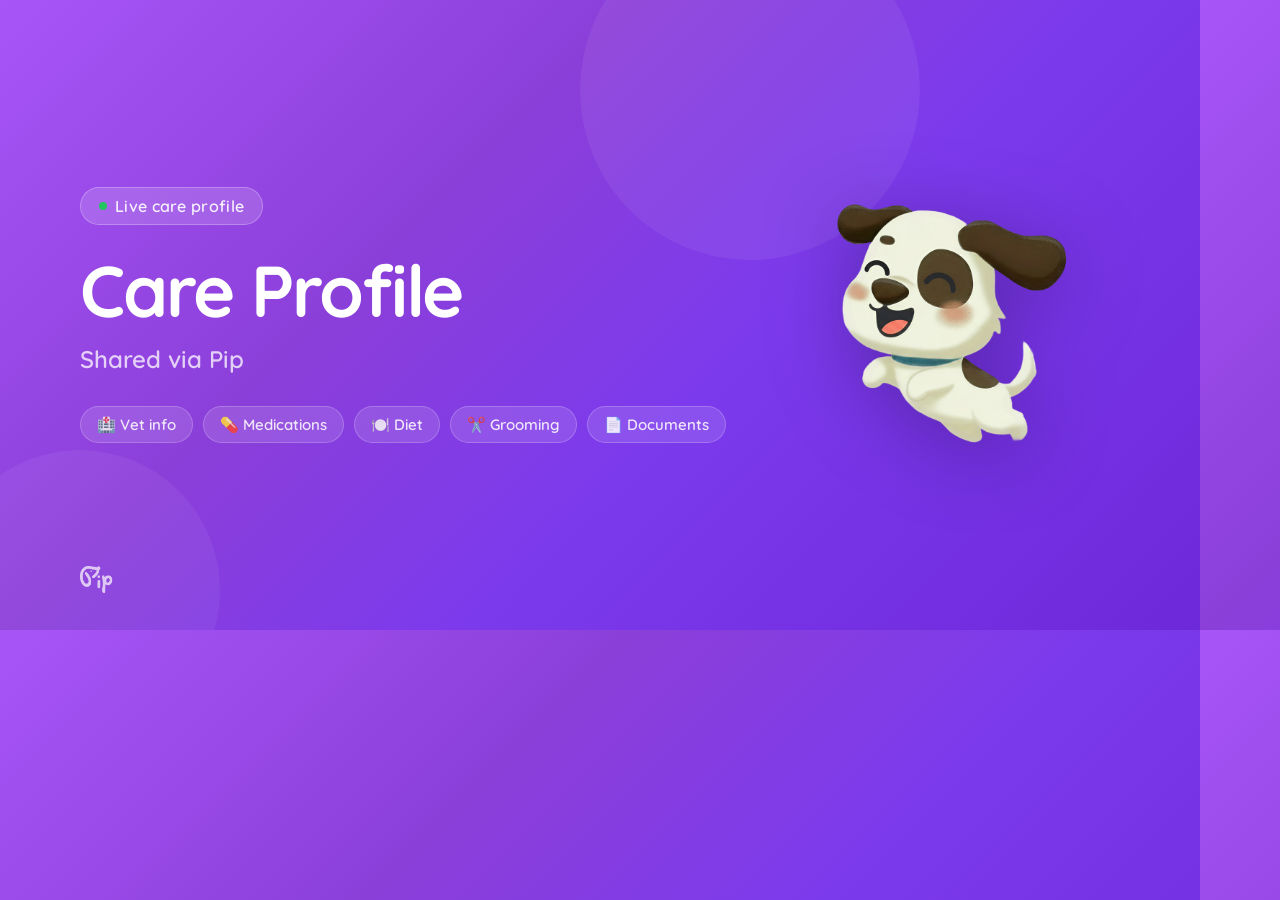
<file: og-template.html>
<!DOCTYPE html>
<html>
<head>
<meta charset="UTF-8">
<style>
*{margin:0;padding:0;box-sizing:border-box}
html,body{margin:0;padding:0;width:1200px;min-height:630px;background:linear-gradient(135deg,#A855F7 0%,#8B3FD9 35%,#7C3AED 60%,#6D28D9 100%)}
.wrap{width:1200px;min-height:630px;font-family:'Quicksand',sans-serif;background:transparent;display:flex;align-items:center;justify-content:space-between;padding:0 80px;position:relative;overflow:hidden}
/* Subtle orbs */
.wrap::before{content:'';position:absolute;top:-80px;right:280px;width:340px;height:340px;border-radius:50%;background:rgba(255,255,255,.06)}
.wrap::after{content:'';position:absolute;bottom:-100px;left:-60px;width:280px;height:280px;border-radius:50%;background:rgba(255,255,255,.05)}
/* Left content */
.left{flex:1;z-index:1}
.badge{display:inline-flex;align-items:center;gap:8px;background:rgba(255,255,255,.15);border:1px solid rgba(255,255,255,.25);border-radius:24px;padding:8px 18px;margin-bottom:28px}
.badge-dot{width:8px;height:8px;background:#22C55E;border-radius:50%}
.badge-text{font-size:16px;font-weight:600;color:rgba(255,255,255,.9);letter-spacing:.3px}
.title{font-size:72px;font-weight:700;color:#fff;line-height:1.05;letter-spacing:-2px;margin-bottom:16px}
.subtitle{font-size:24px;font-weight:600;color:rgba(255,255,255,.75);margin-bottom:32px}
.sections{display:flex;gap:10px;flex-wrap:wrap}
.tag{background:rgba(255,255,255,.12);border:1px solid rgba(255,255,255,.2);border-radius:20px;padding:8px 16px;font-size:15px;font-weight:600;color:rgba(255,255,255,.85)}
/* Right — mascot */
.right{width:340px;display:flex;align-items:center;justify-content:center;z-index:1;flex-shrink:0}
.right img{width:300px;height:300px;object-fit:contain;filter:drop-shadow(0 12px 40px rgba(0,0,0,.25))}
/* Bottom brand */
.brand{position:absolute;bottom:36px;left:80px;display:flex;align-items:center;gap:10px;z-index:1}
.brand img{height:28px;width:auto;filter:brightness(0) invert(1);opacity:.7}
</style>
<link href="https://fonts.googleapis.com/css2?family=Quicksand:wght@600;700&display=swap" rel="stylesheet">
</head>
<body>
<div class="wrap">
<div class="left">
  <div class="badge"><span class="badge-dot"></span><span class="badge-text">Live care profile</span></div>
  <div class="title">Care Profile</div>
  <div class="subtitle">Shared via Pip</div>
  <div class="sections">
    <span class="tag">🏥 Vet info</span>
    <span class="tag">💊 Medications</span>
    <span class="tag">🍽️ Diet</span>
    <span class="tag">✂️ Grooming</span>
    <span class="tag">📄 Documents</span>
  </div>
</div>
<div class="right">
  <img src="pip-jumping.png" alt="Pip">
</div>
<div class="brand">
  <img src="pip-logo-white.png" alt="Pip">
</div>
</div>
</body>
</html>
</file>
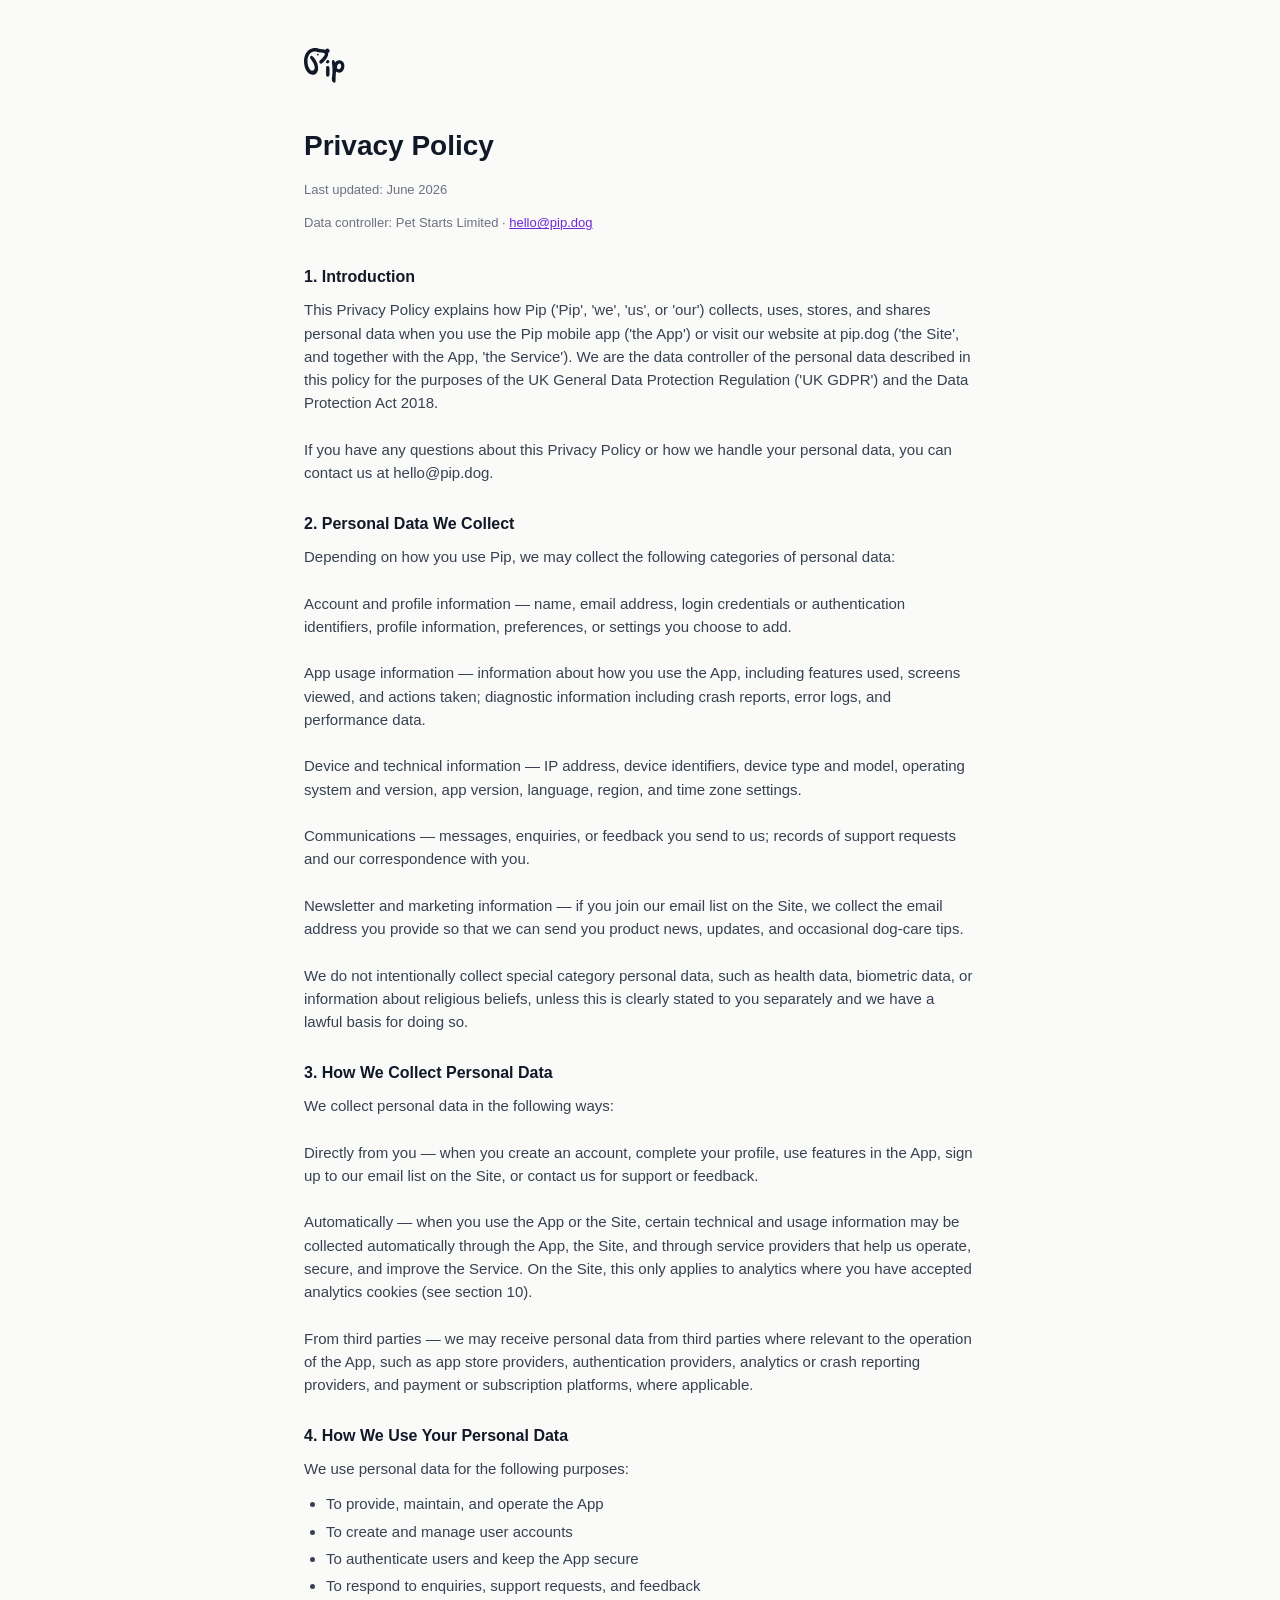
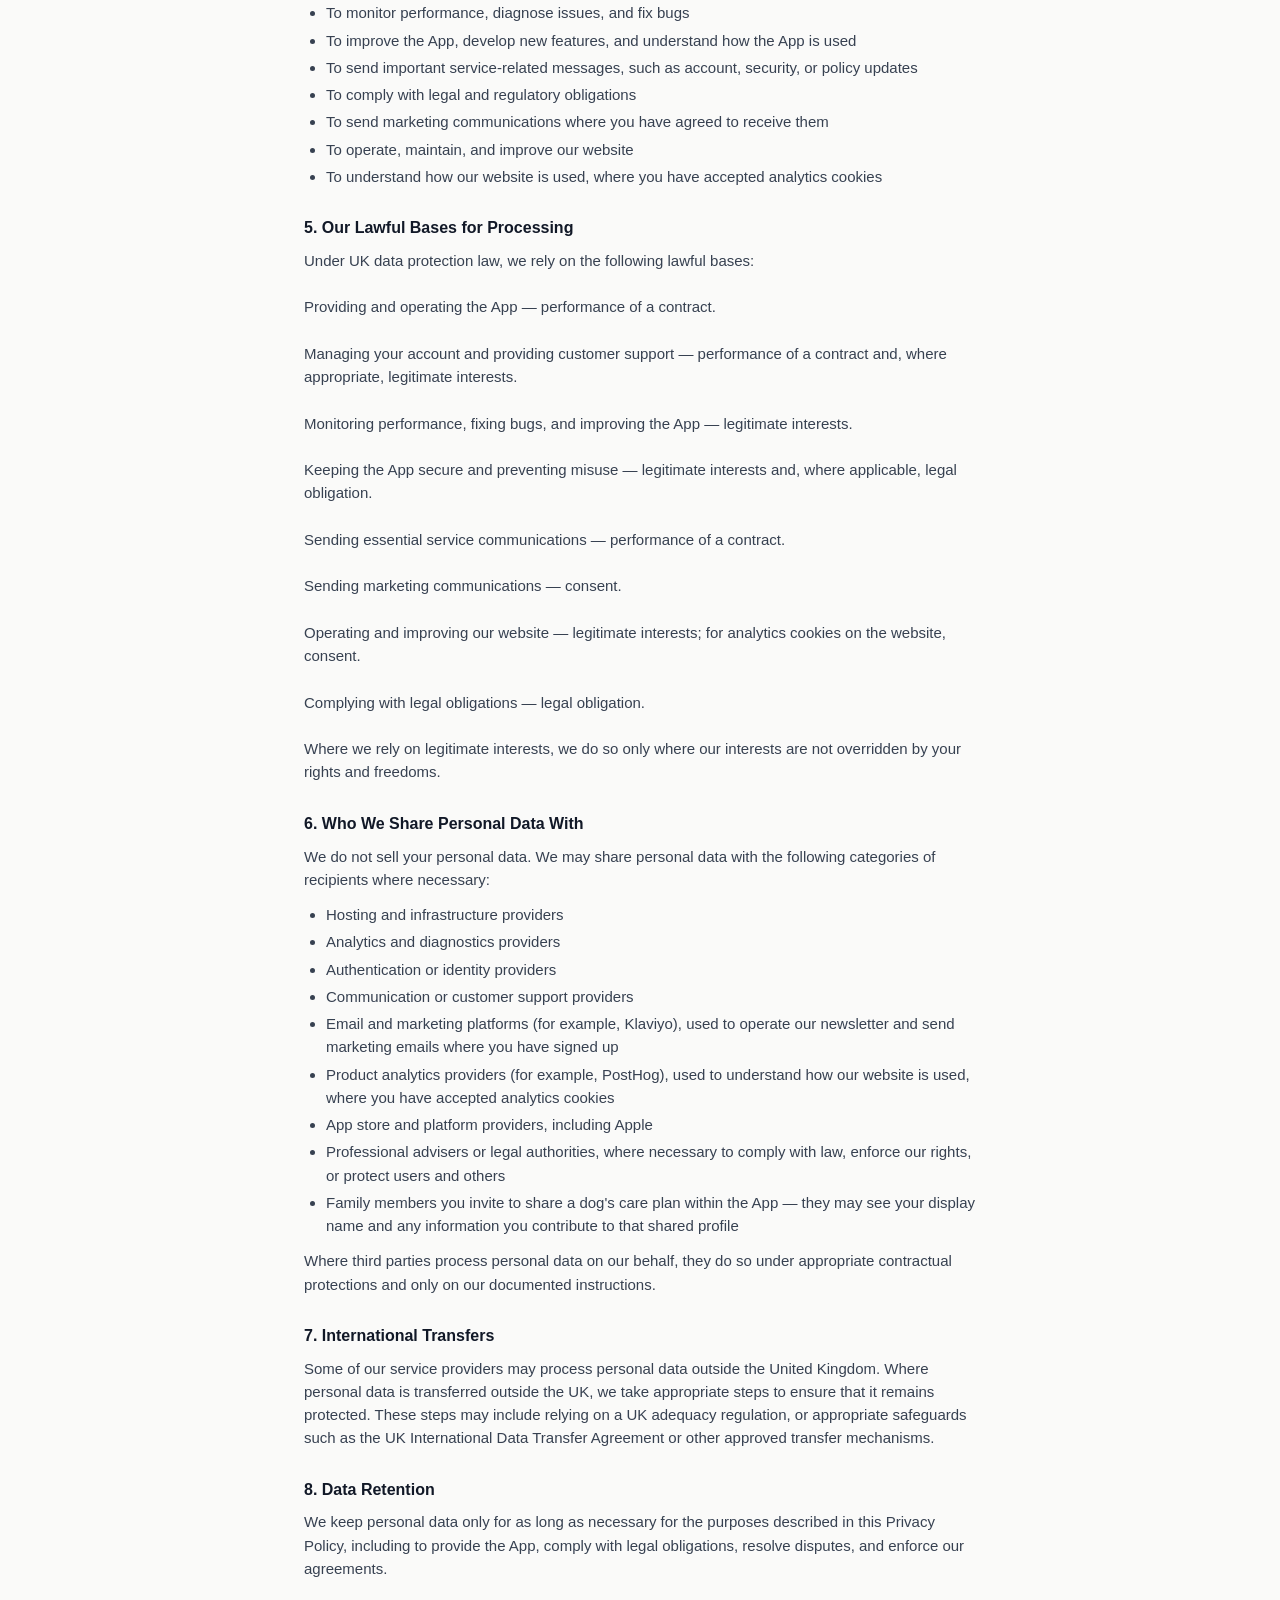
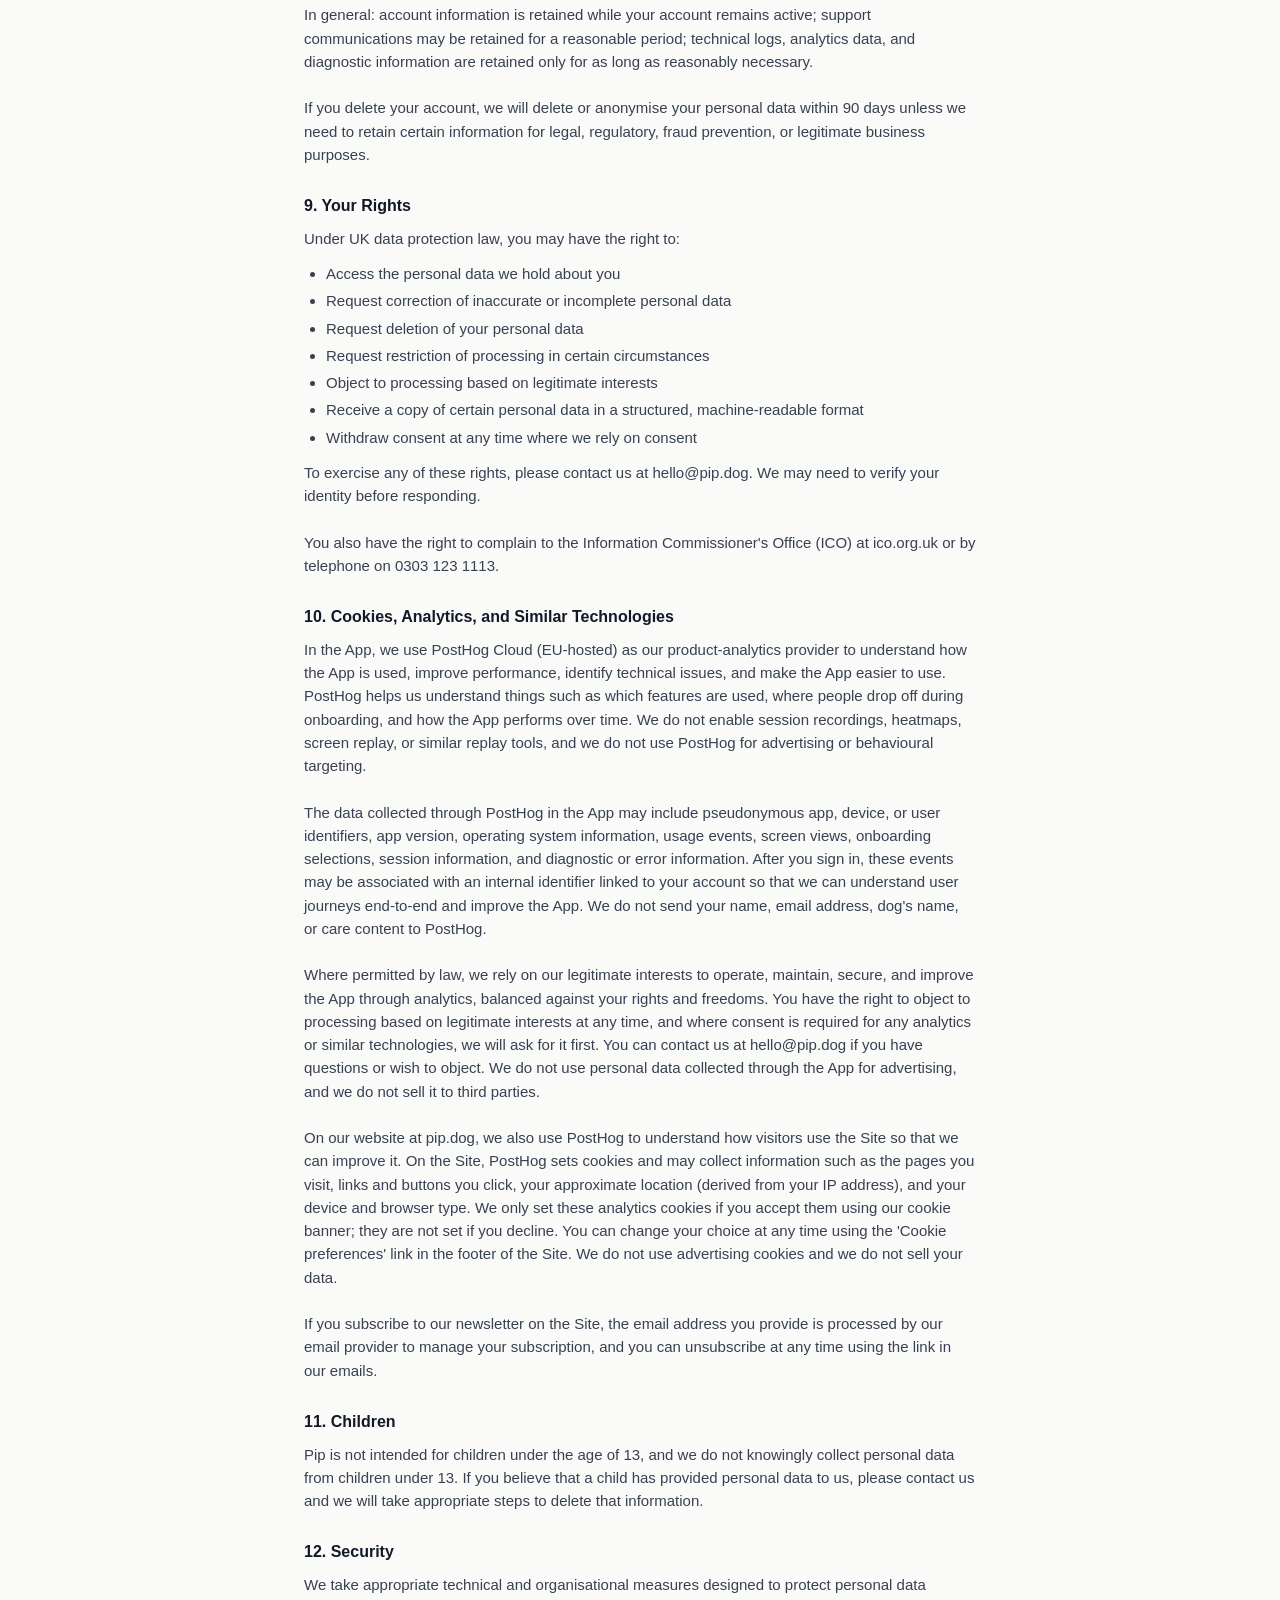
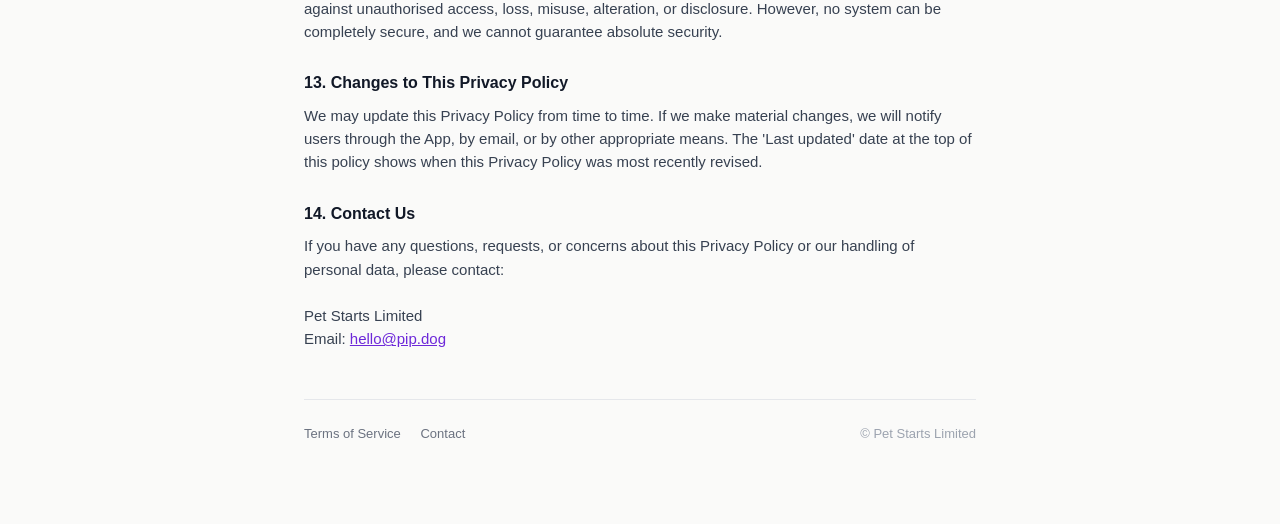
<file: privacy.html>
<!DOCTYPE html>
<html lang="en">
<head>
<meta charset="UTF-8">
<meta name="viewport" content="width=device-width, initial-scale=1">
<title>Privacy Policy — Pip</title>
<meta name="description" content="Pip's privacy policy. How we collect, use, store, and share personal data.">
<link rel="stylesheet" href="_styles.css">
</head>
<body>
<div class="container">
  <header>
    <a class="logo" href="https://pip.dog"><img class="logo-img" src="pip-logo-black.svg" alt="Pip"></a>
  </header>

  <h1>Privacy Policy</h1>
  <p class="meta">Last updated: June 2026</p>
  <p class="meta">Data controller: Pet Starts Limited · <a href="mailto:hello@pip.dog">hello@pip.dog</a></p>

  <section>
    <h2>1. Introduction</h2>
    <p>This Privacy Policy explains how Pip ('Pip', 'we', 'us', or 'our') collects, uses, stores, and shares personal data when you use the Pip mobile app ('the App') or visit our website at pip.dog ('the Site', and together with the App, 'the Service'). We are the data controller of the personal data described in this policy for the purposes of the UK General Data Protection Regulation ('UK GDPR') and the Data Protection Act 2018.

If you have any questions about this Privacy Policy or how we handle your personal data, you can contact us at hello@pip.dog.</p>
  </section>

  <section>
    <h2>2. Personal Data We Collect</h2>
    <p>Depending on how you use Pip, we may collect the following categories of personal data:

Account and profile information — name, email address, login credentials or authentication identifiers, profile information, preferences, or settings you choose to add.

App usage information — information about how you use the App, including features used, screens viewed, and actions taken; diagnostic information including crash reports, error logs, and performance data.

Device and technical information — IP address, device identifiers, device type and model, operating system and version, app version, language, region, and time zone settings.

Communications — messages, enquiries, or feedback you send to us; records of support requests and our correspondence with you.

Newsletter and marketing information — if you join our email list on the Site, we collect the email address you provide so that we can send you product news, updates, and occasional dog-care tips.

We do not intentionally collect special category personal data, such as health data, biometric data, or information about religious beliefs, unless this is clearly stated to you separately and we have a lawful basis for doing so.</p>
  </section>

  <section>
    <h2>3. How We Collect Personal Data</h2>
    <p>We collect personal data in the following ways:

Directly from you — when you create an account, complete your profile, use features in the App, sign up to our email list on the Site, or contact us for support or feedback.

Automatically — when you use the App or the Site, certain technical and usage information may be collected automatically through the App, the Site, and through service providers that help us operate, secure, and improve the Service. On the Site, this only applies to analytics where you have accepted analytics cookies (see section 10).

From third parties — we may receive personal data from third parties where relevant to the operation of the App, such as app store providers, authentication providers, analytics or crash reporting providers, and payment or subscription platforms, where applicable.</p>
  </section>

  <section>
    <h2>4. How We Use Your Personal Data</h2>
    <p>We use personal data for the following purposes:</p>
    <ul>
      <li>To provide, maintain, and operate the App</li>
      <li>To create and manage user accounts</li>
      <li>To authenticate users and keep the App secure</li>
      <li>To respond to enquiries, support requests, and feedback</li>
      <li>To monitor performance, diagnose issues, and fix bugs</li>
      <li>To improve the App, develop new features, and understand how the App is used</li>
      <li>To send important service-related messages, such as account, security, or policy updates</li>
      <li>To comply with legal and regulatory obligations</li>
      <li>To send marketing communications where you have agreed to receive them</li>
      <li>To operate, maintain, and improve our website</li>
      <li>To understand how our website is used, where you have accepted analytics cookies</li>
    </ul>
  </section>

  <section>
    <h2>5. Our Lawful Bases for Processing</h2>
    <p>Under UK data protection law, we rely on the following lawful bases:

Providing and operating the App — performance of a contract.

Managing your account and providing customer support — performance of a contract and, where appropriate, legitimate interests.

Monitoring performance, fixing bugs, and improving the App — legitimate interests.

Keeping the App secure and preventing misuse — legitimate interests and, where applicable, legal obligation.

Sending essential service communications — performance of a contract.

Sending marketing communications — consent.

Operating and improving our website — legitimate interests; for analytics cookies on the website, consent.

Complying with legal obligations — legal obligation.

Where we rely on legitimate interests, we do so only where our interests are not overridden by your rights and freedoms.</p>
  </section>

  <section>
    <h2>6. Who We Share Personal Data With</h2>
    <p>We do not sell your personal data. We may share personal data with the following categories of recipients where necessary:</p>
    <ul>
      <li>Hosting and infrastructure providers</li>
      <li>Analytics and diagnostics providers</li>
      <li>Authentication or identity providers</li>
      <li>Communication or customer support providers</li>
      <li>Email and marketing platforms (for example, Klaviyo), used to operate our newsletter and send marketing emails where you have signed up</li>
      <li>Product analytics providers (for example, PostHog), used to understand how our website is used, where you have accepted analytics cookies</li>
      <li>App store and platform providers, including Apple</li>
      <li>Professional advisers or legal authorities, where necessary to comply with law, enforce our rights, or protect users and others</li>
      <li>Family members you invite to share a dog's care plan within the App — they may see your display name and any information you contribute to that shared profile</li>
    </ul>
    <p>Where third parties process personal data on our behalf, they do so under appropriate contractual protections and only on our documented instructions.</p>
  </section>

  <section>
    <h2>7. International Transfers</h2>
    <p>Some of our service providers may process personal data outside the United Kingdom. Where personal data is transferred outside the UK, we take appropriate steps to ensure that it remains protected. These steps may include relying on a UK adequacy regulation, or appropriate safeguards such as the UK International Data Transfer Agreement or other approved transfer mechanisms.</p>
  </section>

  <section>
    <h2>8. Data Retention</h2>
    <p>We keep personal data only for as long as necessary for the purposes described in this Privacy Policy, including to provide the App, comply with legal obligations, resolve disputes, and enforce our agreements.

In general: account information is retained while your account remains active; support communications may be retained for a reasonable period; technical logs, analytics data, and diagnostic information are retained only for as long as reasonably necessary.

If you delete your account, we will delete or anonymise your personal data within 90 days unless we need to retain certain information for legal, regulatory, fraud prevention, or legitimate business purposes.</p>
  </section>

  <section>
    <h2>9. Your Rights</h2>
    <p>Under UK data protection law, you may have the right to:</p>
    <ul>
      <li>Access the personal data we hold about you</li>
      <li>Request correction of inaccurate or incomplete personal data</li>
      <li>Request deletion of your personal data</li>
      <li>Request restriction of processing in certain circumstances</li>
      <li>Object to processing based on legitimate interests</li>
      <li>Receive a copy of certain personal data in a structured, machine-readable format</li>
      <li>Withdraw consent at any time where we rely on consent</li>
    </ul>
    <p>To exercise any of these rights, please contact us at hello@pip.dog. We may need to verify your identity before responding.

You also have the right to complain to the Information Commissioner's Office (ICO) at ico.org.uk or by telephone on 0303 123 1113.</p>
  </section>

  <section>
    <h2>10. Cookies, Analytics, and Similar Technologies</h2>
    <p>In the App, we use PostHog Cloud (EU-hosted) as our product-analytics provider to understand how the App is used, improve performance, identify technical issues, and make the App easier to use. PostHog helps us understand things such as which features are used, where people drop off during onboarding, and how the App performs over time. We do not enable session recordings, heatmaps, screen replay, or similar replay tools, and we do not use PostHog for advertising or behavioural targeting.

The data collected through PostHog in the App may include pseudonymous app, device, or user identifiers, app version, operating system information, usage events, screen views, onboarding selections, session information, and diagnostic or error information. After you sign in, these events may be associated with an internal identifier linked to your account so that we can understand user journeys end-to-end and improve the App. We do not send your name, email address, dog's name, or care content to PostHog.

Where permitted by law, we rely on our legitimate interests to operate, maintain, secure, and improve the App through analytics, balanced against your rights and freedoms. You have the right to object to processing based on legitimate interests at any time, and where consent is required for any analytics or similar technologies, we will ask for it first. You can contact us at hello@pip.dog if you have questions or wish to object. We do not use personal data collected through the App for advertising, and we do not sell it to third parties.

On our website at pip.dog, we also use PostHog to understand how visitors use the Site so that we can improve it. On the Site, PostHog sets cookies and may collect information such as the pages you visit, links and buttons you click, your approximate location (derived from your IP address), and your device and browser type. We only set these analytics cookies if you accept them using our cookie banner; they are not set if you decline. You can change your choice at any time using the 'Cookie preferences' link in the footer of the Site. We do not use advertising cookies and we do not sell your data.

If you subscribe to our newsletter on the Site, the email address you provide is processed by our email provider to manage your subscription, and you can unsubscribe at any time using the link in our emails.</p>
  </section>

  <section>
    <h2>11. Children</h2>
    <p>Pip is not intended for children under the age of 13, and we do not knowingly collect personal data from children under 13. If you believe that a child has provided personal data to us, please contact us and we will take appropriate steps to delete that information.</p>
  </section>

  <section>
    <h2>12. Security</h2>
    <p>We take appropriate technical and organisational measures designed to protect personal data against unauthorised access, loss, misuse, alteration, or disclosure. However, no system can be completely secure, and we cannot guarantee absolute security.</p>
  </section>

  <section>
    <h2>13. Changes to This Privacy Policy</h2>
    <p>We may update this Privacy Policy from time to time. If we make material changes, we will notify users through the App, by email, or by other appropriate means. The 'Last updated' date at the top of this policy shows when this Privacy Policy was most recently revised.</p>
  </section>

  <section>
    <h2>14. Contact Us</h2>
    <p>If you have any questions, requests, or concerns about this Privacy Policy or our handling of personal data, please contact:

Pet Starts Limited
Email: <a href="mailto:hello@pip.dog">hello@pip.dog</a></p>
  </section>

  <footer>
    <a href="terms.html">Terms of Service</a>
    <a href="mailto:hello@pip.dog">Contact</a>
    <span style="float: right;">© Pet Starts Limited</span>
  </footer>
</div>
</body>
</html>
</file>
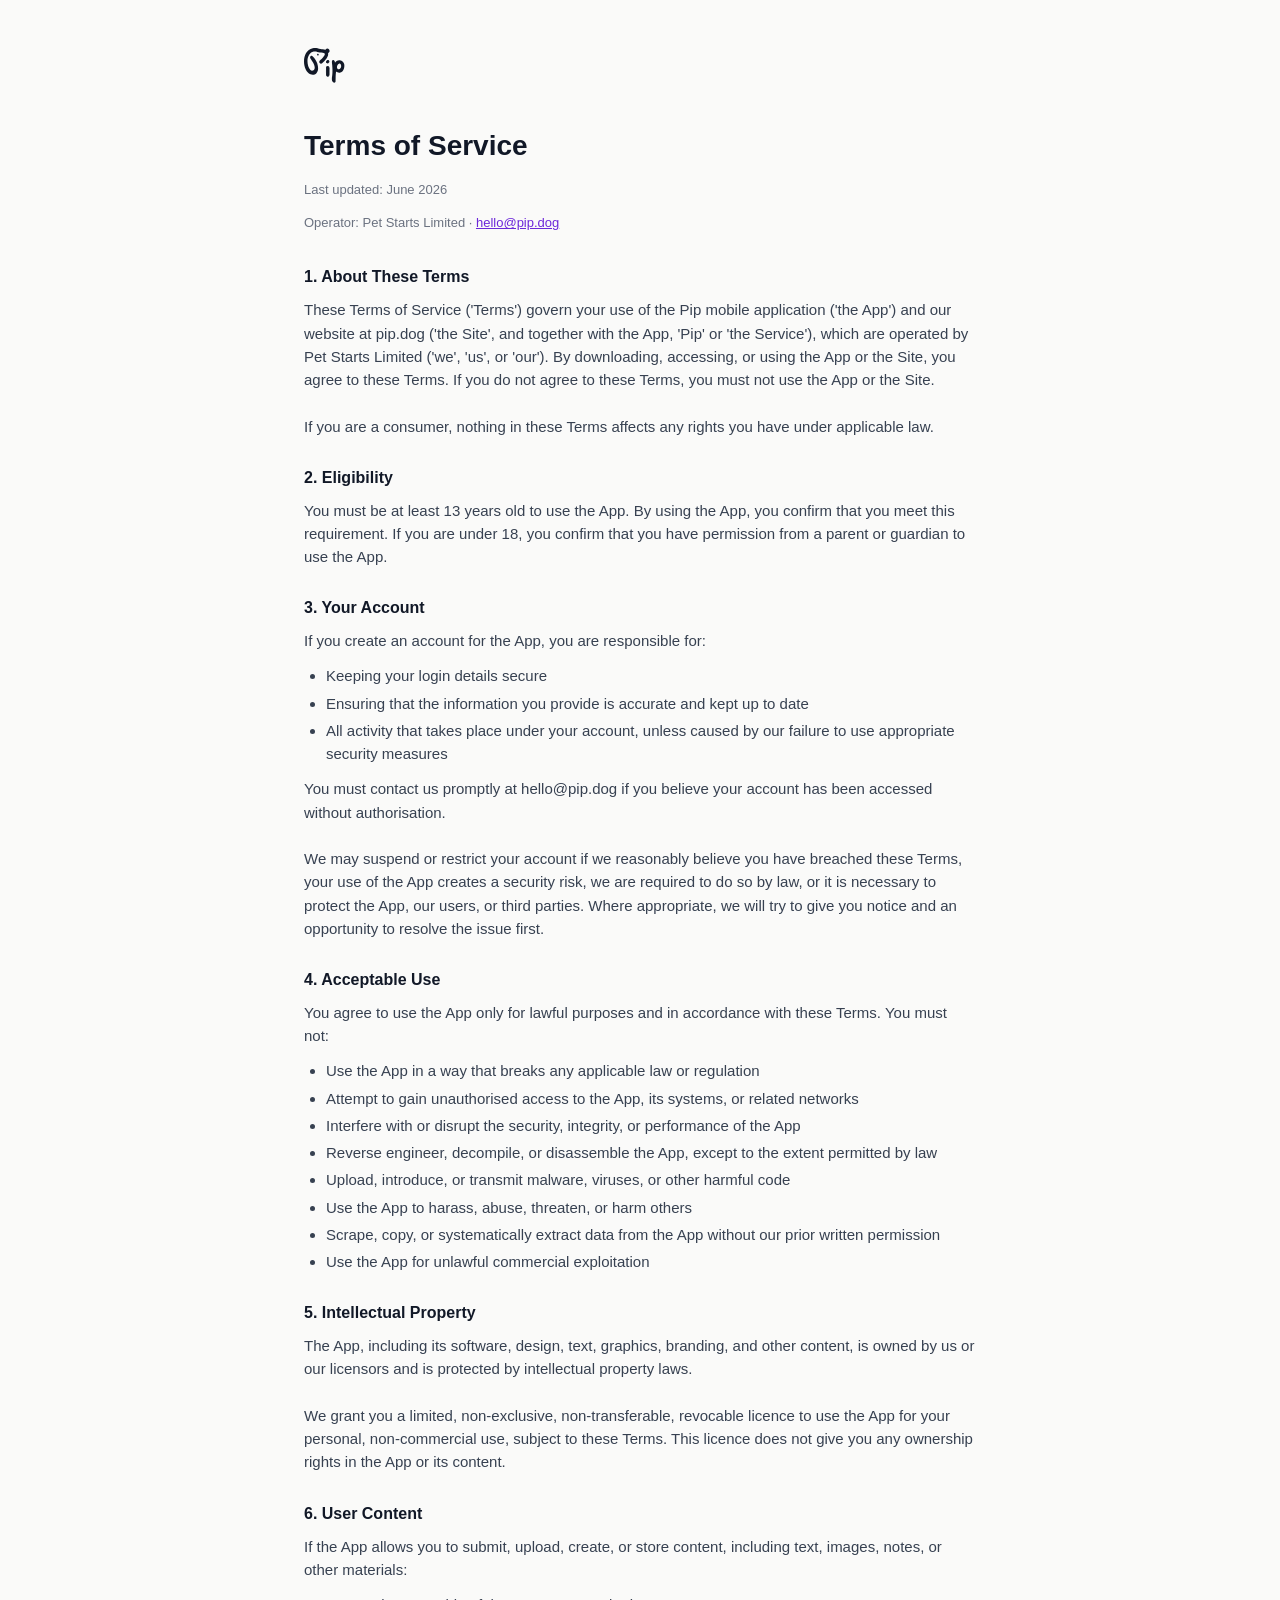
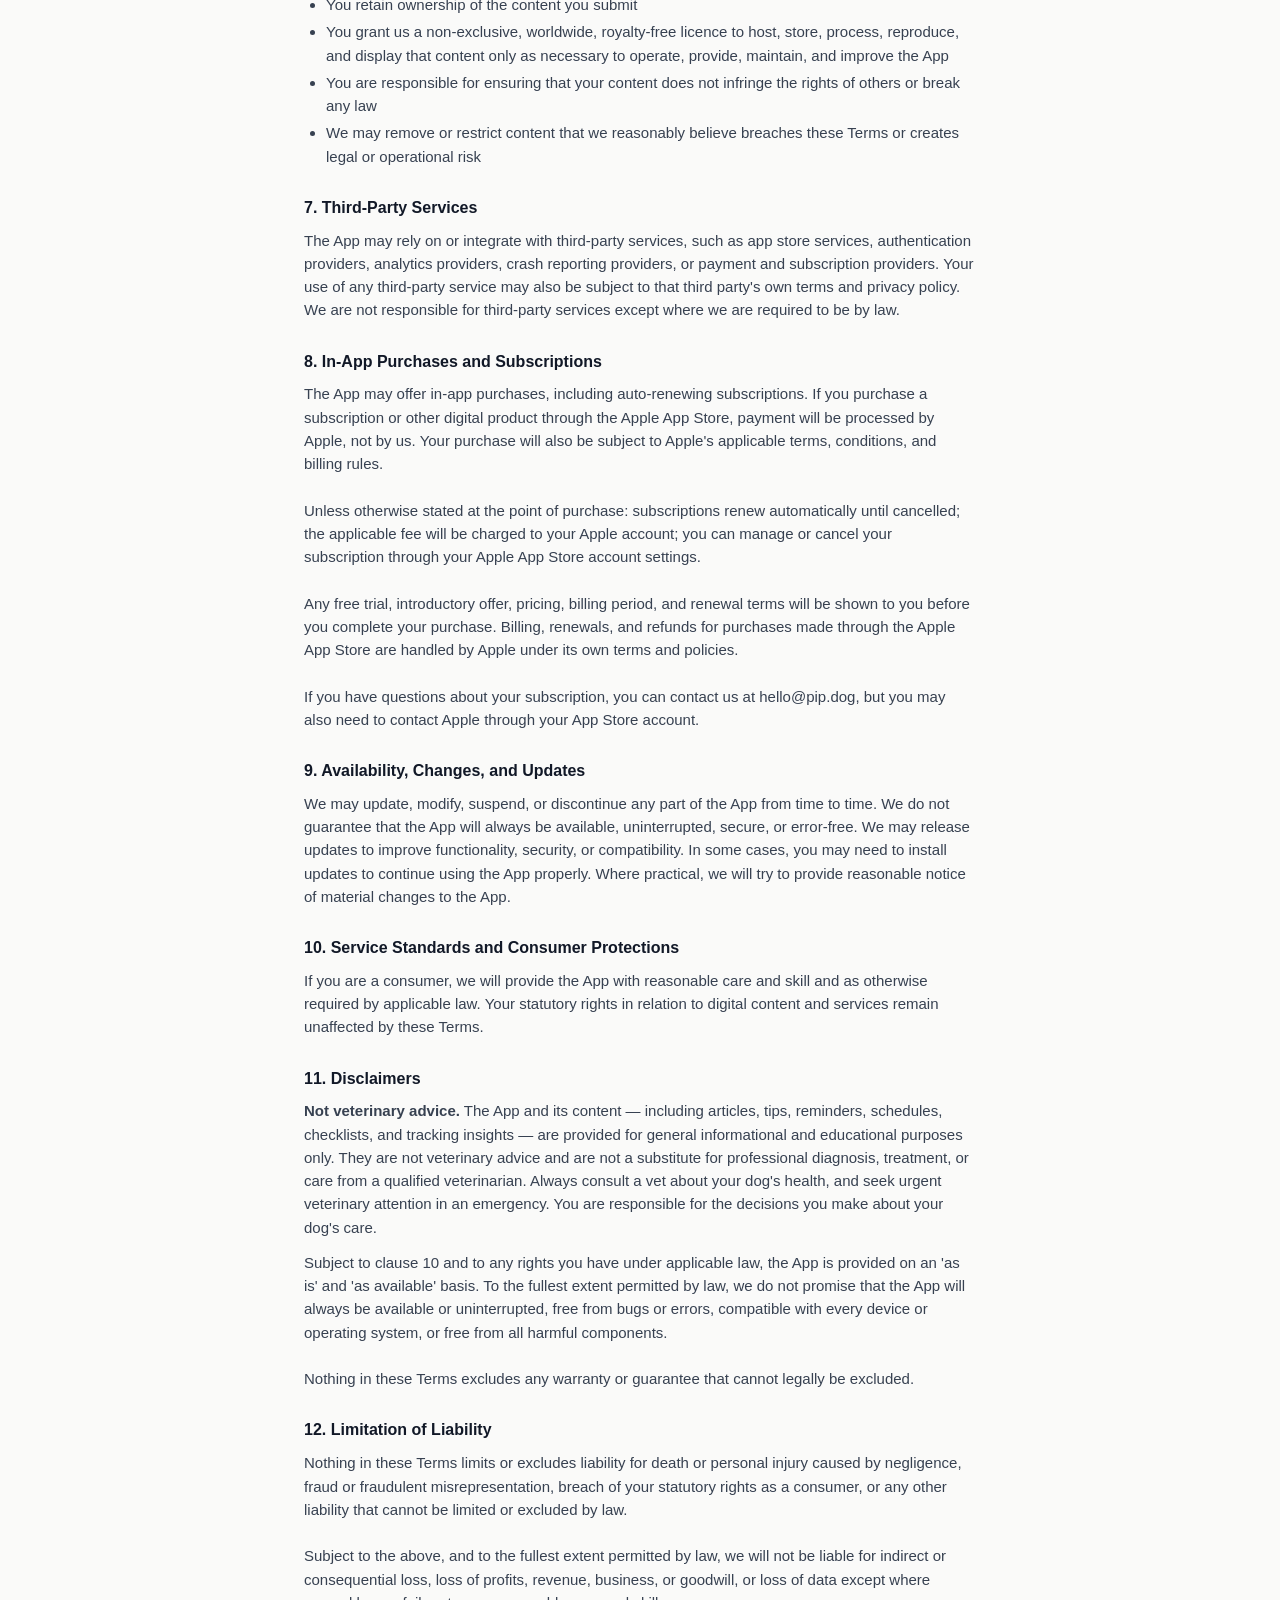
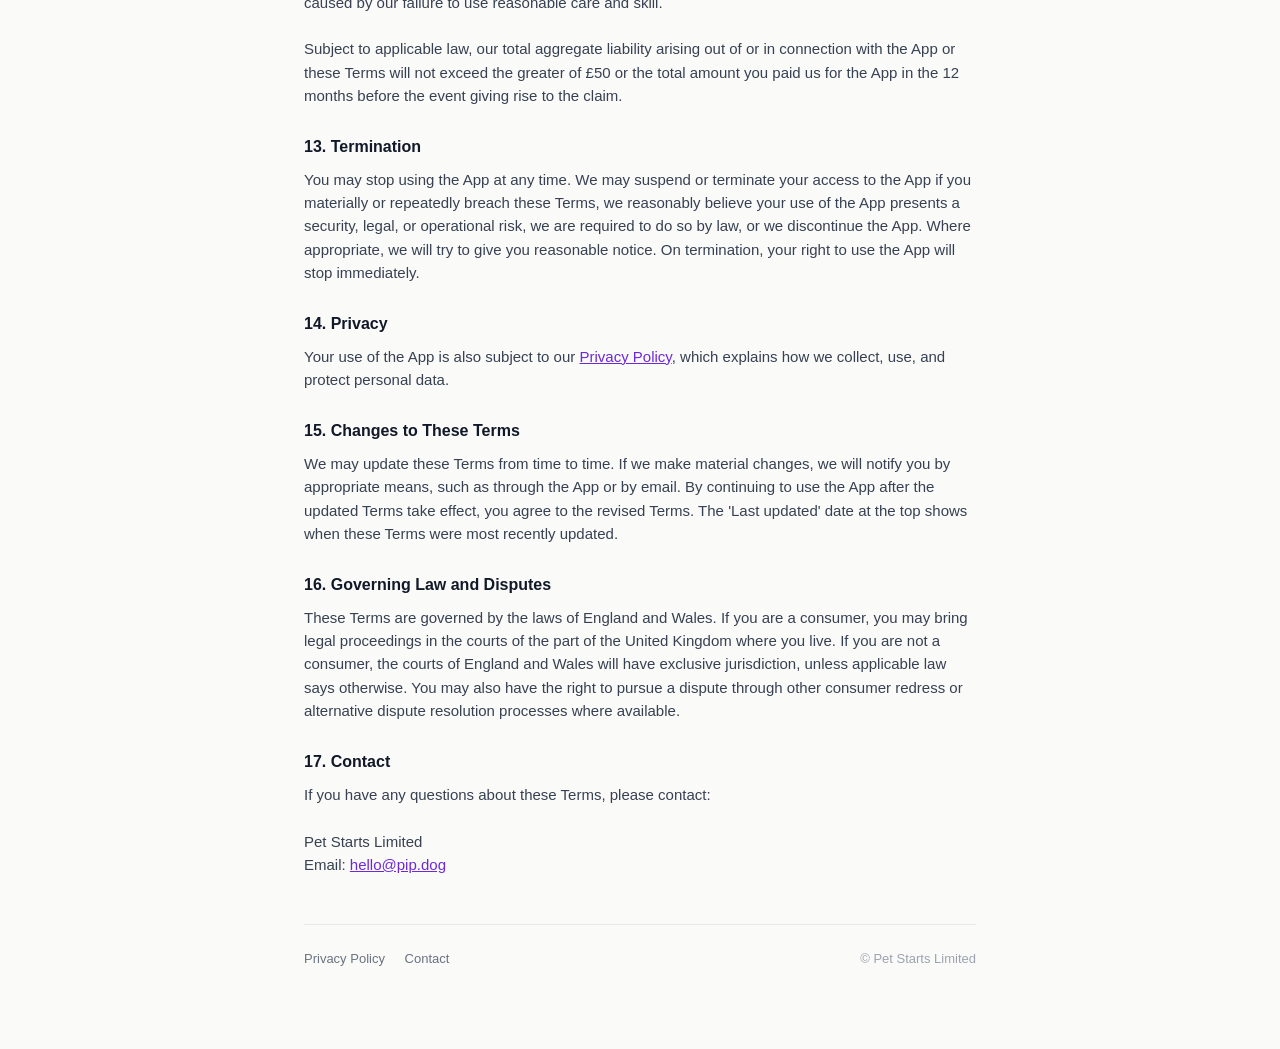
<file: terms.html>
<!DOCTYPE html>
<html lang="en">
<head>
<meta charset="UTF-8">
<meta name="viewport" content="width=device-width, initial-scale=1">
<title>Terms of Service — Pip</title>
<meta name="description" content="Pip's Terms of Service.">
<link rel="stylesheet" href="_styles.css">
</head>
<body>
<div class="container">
  <header>
    <a class="logo" href="https://pip.dog"><img class="logo-img" src="pip-logo-black.svg" alt="Pip"></a>
  </header>

  <h1>Terms of Service</h1>
  <p class="meta">Last updated: June 2026</p>
  <p class="meta">Operator: Pet Starts Limited · <a href="mailto:hello@pip.dog">hello@pip.dog</a></p>

  <section>
    <h2>1. About These Terms</h2>
    <p>These Terms of Service ('Terms') govern your use of the Pip mobile application ('the App') and our website at pip.dog ('the Site', and together with the App, 'Pip' or 'the Service'), which are operated by Pet Starts Limited ('we', 'us', or 'our'). By downloading, accessing, or using the App or the Site, you agree to these Terms. If you do not agree to these Terms, you must not use the App or the Site.

If you are a consumer, nothing in these Terms affects any rights you have under applicable law.</p>
  </section>

  <section>
    <h2>2. Eligibility</h2>
    <p>You must be at least 13 years old to use the App. By using the App, you confirm that you meet this requirement. If you are under 18, you confirm that you have permission from a parent or guardian to use the App.</p>
  </section>

  <section>
    <h2>3. Your Account</h2>
    <p>If you create an account for the App, you are responsible for:</p>
    <ul>
      <li>Keeping your login details secure</li>
      <li>Ensuring that the information you provide is accurate and kept up to date</li>
      <li>All activity that takes place under your account, unless caused by our failure to use appropriate security measures</li>
    </ul>
    <p>You must contact us promptly at hello@pip.dog if you believe your account has been accessed without authorisation.

We may suspend or restrict your account if we reasonably believe you have breached these Terms, your use of the App creates a security risk, we are required to do so by law, or it is necessary to protect the App, our users, or third parties. Where appropriate, we will try to give you notice and an opportunity to resolve the issue first.</p>
  </section>

  <section>
    <h2>4. Acceptable Use</h2>
    <p>You agree to use the App only for lawful purposes and in accordance with these Terms. You must not:</p>
    <ul>
      <li>Use the App in a way that breaks any applicable law or regulation</li>
      <li>Attempt to gain unauthorised access to the App, its systems, or related networks</li>
      <li>Interfere with or disrupt the security, integrity, or performance of the App</li>
      <li>Reverse engineer, decompile, or disassemble the App, except to the extent permitted by law</li>
      <li>Upload, introduce, or transmit malware, viruses, or other harmful code</li>
      <li>Use the App to harass, abuse, threaten, or harm others</li>
      <li>Scrape, copy, or systematically extract data from the App without our prior written permission</li>
      <li>Use the App for unlawful commercial exploitation</li>
    </ul>
  </section>

  <section>
    <h2>5. Intellectual Property</h2>
    <p>The App, including its software, design, text, graphics, branding, and other content, is owned by us or our licensors and is protected by intellectual property laws.

We grant you a limited, non-exclusive, non-transferable, revocable licence to use the App for your personal, non-commercial use, subject to these Terms. This licence does not give you any ownership rights in the App or its content.</p>
  </section>

  <section>
    <h2>6. User Content</h2>
    <p>If the App allows you to submit, upload, create, or store content, including text, images, notes, or other materials:</p>
    <ul>
      <li>You retain ownership of the content you submit</li>
      <li>You grant us a non-exclusive, worldwide, royalty-free licence to host, store, process, reproduce, and display that content only as necessary to operate, provide, maintain, and improve the App</li>
      <li>You are responsible for ensuring that your content does not infringe the rights of others or break any law</li>
      <li>We may remove or restrict content that we reasonably believe breaches these Terms or creates legal or operational risk</li>
    </ul>
  </section>

  <section>
    <h2>7. Third-Party Services</h2>
    <p>The App may rely on or integrate with third-party services, such as app store services, authentication providers, analytics providers, crash reporting providers, or payment and subscription providers. Your use of any third-party service may also be subject to that third party's own terms and privacy policy. We are not responsible for third-party services except where we are required to be by law.</p>
  </section>

  <section>
    <h2>8. In-App Purchases and Subscriptions</h2>
    <p>The App may offer in-app purchases, including auto-renewing subscriptions. If you purchase a subscription or other digital product through the Apple App Store, payment will be processed by Apple, not by us. Your purchase will also be subject to Apple's applicable terms, conditions, and billing rules.

Unless otherwise stated at the point of purchase: subscriptions renew automatically until cancelled; the applicable fee will be charged to your Apple account; you can manage or cancel your subscription through your Apple App Store account settings.

Any free trial, introductory offer, pricing, billing period, and renewal terms will be shown to you before you complete your purchase. Billing, renewals, and refunds for purchases made through the Apple App Store are handled by Apple under its own terms and policies.

If you have questions about your subscription, you can contact us at hello@pip.dog, but you may also need to contact Apple through your App Store account.</p>
  </section>

  <section>
    <h2>9. Availability, Changes, and Updates</h2>
    <p>We may update, modify, suspend, or discontinue any part of the App from time to time. We do not guarantee that the App will always be available, uninterrupted, secure, or error-free. We may release updates to improve functionality, security, or compatibility. In some cases, you may need to install updates to continue using the App properly. Where practical, we will try to provide reasonable notice of material changes to the App.</p>
  </section>

  <section>
    <h2>10. Service Standards and Consumer Protections</h2>
    <p>If you are a consumer, we will provide the App with reasonable care and skill and as otherwise required by applicable law. Your statutory rights in relation to digital content and services remain unaffected by these Terms.</p>
  </section>

  <section>
    <h2>11. Disclaimers</h2>
    <p><strong>Not veterinary advice.</strong> The App and its content — including articles, tips, reminders, schedules, checklists, and tracking insights — are provided for general informational and educational purposes only. They are not veterinary advice and are not a substitute for professional diagnosis, treatment, or care from a qualified veterinarian. Always consult a vet about your dog's health, and seek urgent veterinary attention in an emergency. You are responsible for the decisions you make about your dog's care.</p>
    <p>Subject to clause 10 and to any rights you have under applicable law, the App is provided on an 'as is' and 'as available' basis. To the fullest extent permitted by law, we do not promise that the App will always be available or uninterrupted, free from bugs or errors, compatible with every device or operating system, or free from all harmful components.

Nothing in these Terms excludes any warranty or guarantee that cannot legally be excluded.</p>
  </section>

  <section>
    <h2>12. Limitation of Liability</h2>
    <p>Nothing in these Terms limits or excludes liability for death or personal injury caused by negligence, fraud or fraudulent misrepresentation, breach of your statutory rights as a consumer, or any other liability that cannot be limited or excluded by law.

Subject to the above, and to the fullest extent permitted by law, we will not be liable for indirect or consequential loss, loss of profits, revenue, business, or goodwill, or loss of data except where caused by our failure to use reasonable care and skill.

Subject to applicable law, our total aggregate liability arising out of or in connection with the App or these Terms will not exceed the greater of £50 or the total amount you paid us for the App in the 12 months before the event giving rise to the claim.</p>
  </section>

  <section>
    <h2>13. Termination</h2>
    <p>You may stop using the App at any time. We may suspend or terminate your access to the App if you materially or repeatedly breach these Terms, we reasonably believe your use of the App presents a security, legal, or operational risk, we are required to do so by law, or we discontinue the App. Where appropriate, we will try to give you reasonable notice. On termination, your right to use the App will stop immediately.</p>
  </section>

  <section>
    <h2>14. Privacy</h2>
    <p>Your use of the App is also subject to our <a href="privacy.html">Privacy Policy</a>, which explains how we collect, use, and protect personal data.</p>
  </section>

  <section>
    <h2>15. Changes to These Terms</h2>
    <p>We may update these Terms from time to time. If we make material changes, we will notify you by appropriate means, such as through the App or by email. By continuing to use the App after the updated Terms take effect, you agree to the revised Terms. The 'Last updated' date at the top shows when these Terms were most recently updated.</p>
  </section>

  <section>
    <h2>16. Governing Law and Disputes</h2>
    <p>These Terms are governed by the laws of England and Wales. If you are a consumer, you may bring legal proceedings in the courts of the part of the United Kingdom where you live. If you are not a consumer, the courts of England and Wales will have exclusive jurisdiction, unless applicable law says otherwise. You may also have the right to pursue a dispute through other consumer redress or alternative dispute resolution processes where available.</p>
  </section>

  <section>
    <h2>17. Contact</h2>
    <p>If you have any questions about these Terms, please contact:

Pet Starts Limited
Email: <a href="mailto:hello@pip.dog">hello@pip.dog</a></p>
  </section>

  <footer>
    <a href="privacy.html">Privacy Policy</a>
    <a href="mailto:hello@pip.dog">Contact</a>
    <span style="float: right;">© Pet Starts Limited</span>
  </footer>
</div>
</body>
</html>
</file>
<file: _styles.css>
/* Pip — shared styles for legal pages (privacy, terms). */
* { box-sizing: border-box; }
html, body { margin: 0; padding: 0; }
body {
  font-family: -apple-system, BlinkMacSystemFont, "Segoe UI", Roboto, "Helvetica Neue", sans-serif;
  background: #FAFAF9;
  color: #111827;
  line-height: 1.55;
  -webkit-font-smoothing: antialiased;
}
.container {
  max-width: 720px;
  margin: 0 auto;
  padding: 48px 24px 80px;
}
header {
  margin-bottom: 32px;
}
header .logo {
  display: inline-flex;
  align-items: center;
  gap: 10px;
  text-decoration: none;
  color: #6D28D9;
  font-weight: 700;
  font-size: 18px;
}
header .logo .logo-img {
  height: 36px;
  width: auto;
  display: block;
}
h1 {
  font-size: 28px;
  font-weight: 700;
  margin: 0 0 6px;
  color: #111827;
}
.meta {
  color: #6B7280;
  font-size: 13px;
  margin-bottom: 4px;
}
.meta + .meta { margin-bottom: 32px; }
section {
  margin-bottom: 28px;
}
section h2 {
  font-size: 16px;
  font-weight: 600;
  color: #111827;
  margin: 0 0 8px;
}
section p {
  font-size: 15px;
  color: #374151;
  margin: 0 0 12px;
  white-space: pre-line;
}
section ul {
  font-size: 15px;
  color: #374151;
  margin: 8px 0 12px;
  padding-left: 22px;
}
section ul li {
  margin-bottom: 4px;
}
a {
  color: #6D28D9;
}
footer {
  border-top: 1px solid #E5E7EB;
  padding-top: 24px;
  margin-top: 48px;
  font-size: 13px;
  color: #9CA3AF;
}
footer a {
  color: #6B7280;
  text-decoration: none;
  margin-right: 16px;
}
footer a:hover { color: #6D28D9; }
@media (max-width: 480px) {
  .container { padding: 32px 18px 64px; }
  h1 { font-size: 24px; }
}
</file>
